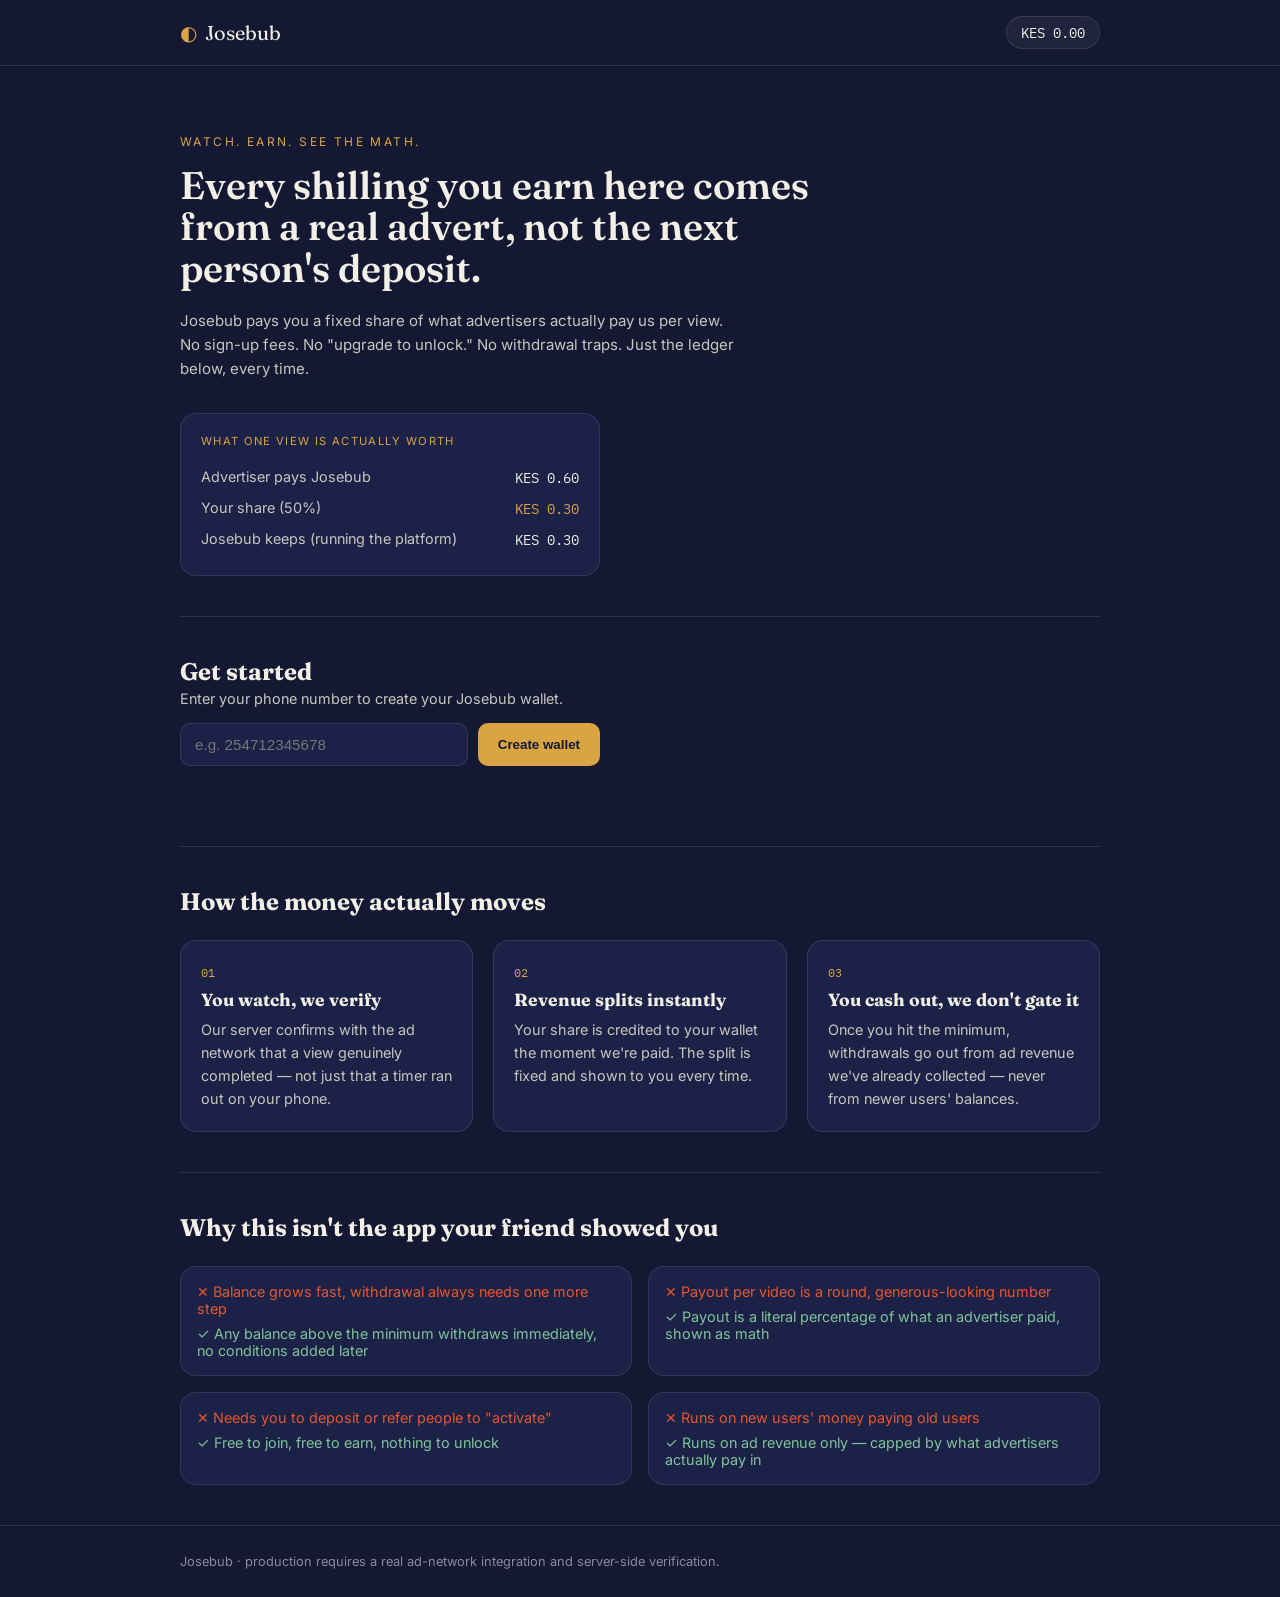
<file: index.html>
<!DOCTYPE html>
<html lang="en">
<head>
<meta charset="UTF-8" />
<meta name="viewport" content="width=device-width, initial-scale=1.0" />
<title>Josebub — Watch. Earn. See the math.</title>

<!-- SEO -->
<meta name="description" content="Josebub pays you a transparent share of real ad revenue for watching videos — cashed out to M-Pesa. No sign-up fees, no withdrawal traps, just honest math." />
<meta property="og:title" content="Josebub — Watch. Earn. See the math." />
<meta property="og:description" content="Earn a transparent share of real ad revenue for watching videos. Cash out to M-Pesa, no tricks." />
<meta property="og:type" content="website" />
<meta property="og:image" content="/icon-512.png" />
<meta name="twitter:card" content="summary" />

<!-- PWA -->
<link rel="manifest" href="manifest.json" />
<meta name="theme-color" content="#141833" />
<link rel="icon" href="icon-192.png" />
<link rel="apple-touch-icon" href="icon-192.png" />

<link rel="preconnect" href="https://fonts.googleapis.com">
<link href="https://fonts.googleapis.com/css2?family=Fraunces:opsz,wght@9..144,500;9..144,600&family=Inter:wght@400;500;600&family=IBM+Plex+Mono:wght@500&display=swap" rel="stylesheet">
<link rel="stylesheet" href="style.css" />  
</head>
<body>

<header class="site-header">
  <div class="wrap header-inner">
    <div class="brand"><span class="coin">◐</span> Josebub</div>
    <div class="wallet-pill"><span id="balance">KES 0.00</span></div>
  </div>
</header>

<main class="wrap">

  <section class="hero">
    <p class="eyebrow">Watch. Earn. See the math.</p>
    <h1>Every shilling you earn here comes from a real advert, not the next person's deposit.</h1>
    <p class="hero-sub">Josebub pays you a fixed share of what advertisers actually pay us per view. No sign-up fees. No "upgrade to unlock." No withdrawal traps. Just the ledger below, every time.</p>

    <div class="ledger-card">
      <p class="ledger-title">What one view is actually worth</p>
      <div class="ledger-row"><span>Advertiser pays Josebub</span><span class="mono" id="ledger-network">KES 0.60</span></div>
      <div class="ledger-row highlight"><span id="ledger-share-label">Your share (50%)</span><span class="mono" id="ledger-user">KES 0.30</span></div>
      <div class="ledger-row"><span>Josebub keeps (running the platform)</span><span class="mono" id="ledger-margin">KES 0.30</span></div>
    </div>
  </section>

  <section class="signup-section" id="signup-section">
    <h2>Get started</h2>
    <p class="section-sub">Enter your phone number to create your Josebub wallet.</p>
    <form id="signup-form" class="signup-form">
      <input type="tel" id="phone" placeholder="e.g. 254712345678" required />
      <button type="submit">Create wallet</button>
    </form>
    <p id="signup-msg" class="msg"></p>
  </section>

  <section class="watch-section hidden" id="watch-section">
    <h2>Try it</h2>
    <p class="section-sub">Watch a demo ad to earn — a live app embeds a real rewarded-ad SDK here.</p>

    <div class="watch-grid">
      <div class="video-card">
        <div class="video-frame" id="video-frame">
          <button id="watch-btn" class="watch-btn">
            <span class="play-icon">▶</span>
            <span id="watch-label">Watch to earn KES 0.30</span>
          </button>
          <div id="countdown" class="countdown hidden"></div>
        </div>
        <div class="video-meta">
          <div>
            <p class="video-title" id="video-title">Nairobi street food tour</p>
            <p class="video-brand" id="video-brand">Ad · Zuri Foods</p>
          </div>
          <span class="mono earn-amount" id="earn-amount">+0.30</span>
        </div>
      </div>

      <div class="ledger-log-card">
        <p class="ledger-title">Your earnings log</p>
        <ul id="activity-list" class="activity-list">
          <li class="empty-state">Nothing yet — watch a video to start your log.</li>
        </ul>
        <button id="withdraw-btn" class="withdraw-btn">↓ Withdraw to M-Pesa</button>
        <p class="min-note">Minimum withdrawal: <span id="min-withdraw">KES 50</span></p>
      </div>
    </div>
  </section>

  <section class="how-section">
    <h2>How the money actually moves</h2>
    <div class="steps-grid">
      <div class="step-card">
        <span class="step-num">01</span>
        <h3>You watch, we verify</h3>
        <p>Our server confirms with the ad network that a view genuinely completed — not just that a timer ran out on your phone.</p>
      </div>
      <div class="step-card">
        <span class="step-num">02</span>
        <h3>Revenue splits instantly</h3>
        <p>Your share is credited to your wallet the moment we're paid. The split is fixed and shown to you every time.</p>
      </div>
      <div class="step-card">
        <span class="step-num">03</span>
        <h3>You cash out, we don't gate it</h3>
        <p>Once you hit the minimum, withdrawals go out from ad revenue we've already collected — never from newer users' balances.</p>
      </div>
    </div>
  </section>

  <section class="trust-section">
    <h2>Why this isn't the app your friend showed you</h2>
    <div class="compare-grid">
      <div class="compare-card">
        <p class="bad">✕ Balance grows fast, withdrawal always needs one more step</p>
        <p class="good">✓ Any balance above the minimum withdraws immediately, no conditions added later</p>
      </div>
      <div class="compare-card">
        <p class="bad">✕ Payout per video is a round, generous-looking number</p>
        <p class="good">✓ Payout is a literal percentage of what an advertiser paid, shown as math</p>
      </div>
      <div class="compare-card">
        <p class="bad">✕ Needs you to deposit or refer people to "activate"</p>
        <p class="good">✓ Free to join, free to earn, nothing to unlock</p>
      </div>
      <div class="compare-card">
        <p class="bad">✕ Runs on new users' money paying old users</p>
        <p class="good">✓ Runs on ad revenue only — capped by what advertisers actually pay in</p>
      </div>
    </div>
  </section>

</main>

<footer class="site-footer">
  <div class="wrap">Josebub · production requires a real ad-network integration and server-side verification.</div>
</footer>

<div id="withdraw-modal" class="modal-overlay hidden">
  <div class="modal">
    <h3>Withdraw to M-Pesa</h3>
    <p class="modal-balance">Current balance: <span class="mono" id="modal-balance">KES 0.00</span></p>
    <p id="modal-msg" class="msg"></p>
    <div class="modal-actions">
      <button id="modal-confirm">Confirm withdrawal</button>
      <button id="modal-close" class="secondary">Close</button>
    </div>
  </div>
</div>

<script src="config.js"></script>
<script src="app.js"></script>
<script>
  if ("serviceWorker" in navigator) {
    window.addEventListener("load", () => {
      navigator.serviceWorker.register("service-worker.js").catch(() => {
        // Registration failing shouldn't block the app — PWA install just
        // won't be offered, the site still works normally.
      });
    });
  }
</script>
</body>
</html>
</file>
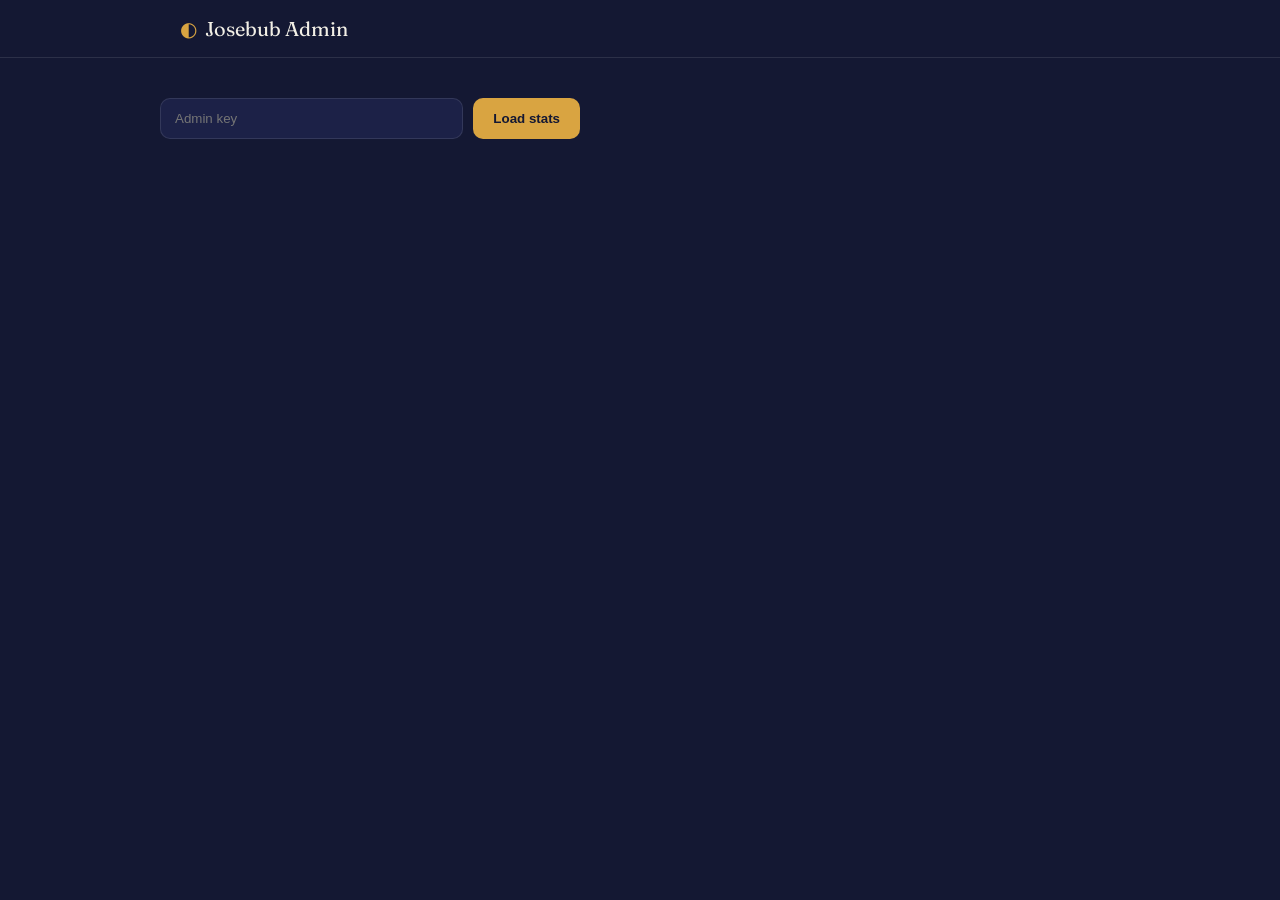
<file: admin.html>
<!DOCTYPE html>
<html lang="en">
<head>
<meta charset="UTF-8" />
<meta name="viewport" content="width=device-width, initial-scale=1.0" />
<title>Josebub — Admin</title>
<link href="https://fonts.googleapis.com/css2?family=Fraunces:opsz,wght@9..144,500;9..144,600&family=Inter:wght@400;500;600&family=IBM+Plex+Mono:wght@500&display=swap" rel="stylesheet">
<link rel="stylesheet" href="style.css" />
<style>
  .admin-wrap { max-width: 1000px; margin: 0 auto; padding: 40px 20px; }
  .key-form { display: flex; gap: 10px; max-width: 420px; margin-bottom: 32px; }
  .key-form input { flex: 1; background: var(--card); border: 1px solid var(--border); border-radius: 10px; padding: 12px 14px; color: var(--cream); }
  .key-form button { background: var(--gold); color: var(--ink); border: none; border-radius: 10px; padding: 0 20px; font-weight: 600; cursor: pointer; }
  .stat-grid { display: grid; grid-template-columns: repeat(auto-fit, minmax(180px, 1fr)); gap: 16px; margin-bottom: 32px; }
  .stat-card { background: var(--card); border: 1px solid var(--border); border-radius: 14px; padding: 18px; }
  .stat-label { color: var(--faint); font-size: 0.72rem; text-transform: uppercase; letter-spacing: 0.08em; margin: 0 0 8px; }
  .stat-value { font-family: 'IBM Plex Mono', monospace; font-size: 1.5rem; margin: 0; }
  .stat-value.gold { color: var(--gold); }
  .stat-value.green { color: var(--green-light); }
  .stat-value.coral { color: var(--coral); }
  table { width: 100%; border-collapse: collapse; font-size: 0.85rem; }
  th { text-align: left; color: var(--faint); text-transform: uppercase; font-size: 0.7rem; letter-spacing: 0.06em; padding: 8px; border-bottom: 1px solid var(--border); }
  td { padding: 8px; border-bottom: 1px solid rgba(255,255,255,0.05); color: var(--muted); font-family: 'IBM Plex Mono', monospace; }
  .table-card { background: var(--card); border: 1px solid var(--border); border-radius: 14px; padding: 20px; margin-bottom: 24px; overflow-x: auto; }
</style>
</head>
<body>

<header class="site-header">
  <div class="wrap header-inner">
    <div class="brand"><span class="coin">◐</span> Josebub Admin</div>
  </div>
</header>

<div class="admin-wrap">
  <form id="key-form" class="key-form">
    <input type="password" id="admin-key" placeholder="Admin key" />
    <button type="submit">Load stats</button>
  </form>
  <p id="admin-msg" class="msg"></p>

  <div id="dashboard" class="hidden">
    <div class="stat-grid">
      <div class="stat-card"><p class="stat-label">Users</p><p class="stat-value" id="stat-users">—</p></div>
      <div class="stat-card"><p class="stat-label">Ad views credited</p><p class="stat-value" id="stat-views">—</p></div>
      <div class="stat-card"><p class="stat-label">Paid to users (total)</p><p class="stat-value gold" id="stat-rewarded">—</p></div>
      <div class="stat-card"><p class="stat-label">Withdrawn</p><p class="stat-value" id="stat-withdrawn">—</p></div>
      <div class="stat-card"><p class="stat-label">Pending withdrawals</p><p class="stat-value coral" id="stat-pending">—</p></div>
      <div class="stat-card"><p class="stat-label">Held in wallets</p><p class="stat-value" id="stat-held">—</p></div>
      <div class="stat-card"><p class="stat-label">Est. ad revenue in</p><p class="stat-value" id="stat-revenue">—</p></div>
      <div class="stat-card"><p class="stat-label">Est. margin</p><p class="stat-value green" id="stat-margin">—</p></div>
    </div>

    <div class="table-card">
      <p class="ledger-title">Recent withdrawals</p>
      <table>
        <thead><tr><th>ID</th><th>Phone</th><th>Amount</th><th>Status</th><th>Requested</th></tr></thead>
        <tbody id="withdrawals-body"></tbody>
      </table>
    </div>

    <div class="table-card">
      <p class="ledger-title">Recent signups</p>
      <table>
        <thead><tr><th>ID</th><th>Phone</th><th>Joined</th></tr></thead>
        <tbody id="signups-body"></tbody>
      </table>
    </div>
  </div>
</div>

<script src="config.js"></script>
<script src="admin.js"></script>
</body>
</html>
</file>
<file: style.css>
:root {
  --ink: #141833;
  --card: #1c2147;
  --cream: #f2efe6;
  --muted: #c9c6be;
  --faint: #8b88a3;
  --gold: #d9a441;
  --green: #2f8f5b;
  --green-light: #7fc49a;
  --coral: #e4572e;
  --border: rgba(255, 255, 255, 0.1);
}

* { box-sizing: border-box; }

body {
  margin: 0;
  background: var(--ink);
  color: var(--cream);
  font-family: 'Inter', sans-serif;
  -webkit-font-smoothing: antialiased;
}

.wrap { max-width: 960px; margin: 0 auto; padding: 0 20px; }
.mono { font-family: 'IBM Plex Mono', monospace; }
.hidden { display: none !important; }

h1, h2, h3 { font-family: 'Fraunces', serif; margin: 0; }

/* Header */
.site-header { border-bottom: 1px solid var(--border); }
.header-inner { display: flex; align-items: center; justify-content: space-between; padding: 16px 20px; }
.brand { font-family: 'Fraunces', serif; font-size: 1.25rem; display: flex; align-items: center; gap: 8px; }
.coin { color: var(--gold); }
.wallet-pill {
  background: rgba(255,255,255,0.05);
  border: 1px solid var(--border);
  border-radius: 999px;
  padding: 6px 14px;
  font-family: 'IBM Plex Mono', monospace;
  font-size: 0.9rem;
}

/* Hero */
.hero { padding: 56px 0 40px; }
.eyebrow { text-transform: uppercase; letter-spacing: 0.2em; color: var(--gold); font-size: 0.75rem; margin-bottom: 16px; }
.hero h1 { font-size: 2.4rem; line-height: 1.08; max-width: 640px; font-weight: 600; }
.hero-sub { max-width: 560px; color: var(--muted); font-size: 15px; line-height: 1.6; margin-top: 20px; }

.ledger-card {
  margin-top: 32px;
  max-width: 420px;
  background: var(--card);
  border: 1px solid var(--border);
  border-radius: 16px;
  padding: 20px;
}
.ledger-title {
  color: var(--gold);
  text-transform: uppercase;
  letter-spacing: 0.12em;
  font-size: 0.7rem;
  margin: 0 0 14px;
}
.ledger-row { display: flex; justify-content: space-between; padding: 6px 0; font-size: 0.9rem; color: var(--muted); }
.ledger-row.highlight span:last-child { color: var(--gold); }
.ledger-row span:last-child { color: var(--cream); }

/* Sections generic */
main section { padding: 40px 0; border-top: 1px solid var(--border); }
.hero { border-top: none; }
.section-sub { color: var(--muted); font-size: 0.9rem; margin-top: 4px; }

/* Signup */
.signup-form { display: flex; gap: 10px; margin-top: 16px; max-width: 420px; }
.signup-form input {
  flex: 1;
  background: var(--card);
  border: 1px solid var(--border);
  border-radius: 10px;
  padding: 12px 14px;
  color: var(--cream);
  font-size: 0.95rem;
}
.signup-form input:focus { outline: 2px solid var(--gold); outline-offset: 1px; }
.signup-form button {
  background: var(--gold);
  color: var(--ink);
  border: none;
  border-radius: 10px;
  padding: 0 20px;
  font-weight: 600;
  cursor: pointer;
}
.msg { font-size: 0.85rem; margin-top: 10px; color: var(--green-light); min-height: 1.2em; }
.msg.error { color: var(--coral); }

/* Watch grid */
.watch-grid { display: grid; grid-template-columns: 1fr 1fr; gap: 24px; margin-top: 24px; }
@media (max-width: 720px) { .watch-grid { grid-template-columns: 1fr; } }

.video-card, .ledger-log-card {
  background: var(--card);
  border: 1px solid var(--border);
  border-radius: 16px;
  overflow: hidden;
}
.video-frame {
  aspect-ratio: 16/9;
  background: rgba(0,0,0,0.6);
  display: flex;
  align-items: center;
  justify-content: center;
  position: relative;
}
.watch-btn {
  background: none;
  border: none;
  color: var(--muted);
  display: flex;
  flex-direction: column;
  align-items: center;
  gap: 10px;
  cursor: pointer;
  font-size: 0.9rem;
}
.play-icon {
  width: 56px; height: 56px;
  background: var(--gold);
  color: var(--ink);
  border-radius: 50%;
  display: flex; align-items: center; justify-content: center;
  font-size: 1.3rem;
}
.countdown {
  width: 56px; height: 56px;
  border: 2px solid var(--gold);
  border-radius: 50%;
  display: flex; align-items: center; justify-content: center;
  font-family: 'IBM Plex Mono', monospace;
  font-size: 1.1rem;
}
.video-meta { display: flex; align-items: center; justify-content: space-between; padding: 16px; }
.video-title { margin: 0; font-size: 0.9rem; font-weight: 500; }
.video-brand { margin: 4px 0 0; font-size: 0.75rem; color: var(--faint); }
.earn-amount { color: var(--gold); }

.ledger-log-card { padding: 20px; display: flex; flex-direction: column; }
.activity-list { list-style: none; margin: 0 0 16px; padding: 0; flex: 1; max-height: 220px; overflow: auto; }
.activity-list li {
  display: flex; justify-content: space-between;
  font-size: 0.85rem; padding: 8px 0;
  border-bottom: 1px solid rgba(255,255,255,0.05);
  color: var(--muted);
}
.activity-list li span:last-child { color: var(--green-light); font-family: 'IBM Plex Mono', monospace; }
.empty-state { color: var(--faint); }

.withdraw-btn {
  width: 100%;
  background: var(--green);
  color: var(--cream);
  border: none;
  border-radius: 12px;
  padding: 12px;
  font-weight: 500;
  cursor: pointer;
}
.withdraw-btn:hover { background: #2a7d50; }
.min-note { text-align: center; font-size: 0.75rem; color: var(--faint); margin: 8px 0 0; }

/* How it works */
.steps-grid { display: grid; grid-template-columns: repeat(3, 1fr); gap: 20px; margin-top: 24px; }
@media (max-width: 720px) { .steps-grid { grid-template-columns: 1fr; } }
.step-card { background: var(--card); border: 1px solid var(--border); border-radius: 16px; padding: 20px; }
.step-num { font-family: 'IBM Plex Mono', monospace; color: var(--gold); font-size: 0.75rem; }
.step-card h3 { font-size: 1.1rem; margin: 8px 0; }
.step-card p { color: var(--muted); font-size: 0.9rem; line-height: 1.6; margin: 0; }

/* Trust */
.compare-grid { display: grid; grid-template-columns: 1fr 1fr; gap: 16px; margin-top: 24px; }
@media (max-width: 720px) { .compare-grid { grid-template-columns: 1fr; } }
.compare-card { background: var(--card); border: 1px solid var(--border); border-radius: 16px; padding: 16px; font-size: 0.9rem; }
.compare-card .bad { color: var(--coral); margin: 0 0 8px; }
.compare-card .good { color: var(--green-light); margin: 0; }

/* Footer */
.site-footer { border-top: 1px solid var(--border); padding: 28px 0; color: var(--faint); font-size: 0.8rem; }

/* Modal */
.modal-overlay {
  position: fixed; inset: 0; background: rgba(0,0,0,0.6);
  display: flex; align-items: center; justify-content: center; padding: 20px; z-index: 10;
}
.modal { background: var(--card); border: 1px solid var(--border); border-radius: 16px; padding: 24px; max-width: 360px; width: 100%; }
.modal h3 { font-size: 1.2rem; margin-bottom: 8px; }
.modal-balance { font-size: 0.9rem; color: var(--muted); margin: 0 0 16px; }
.modal-actions { display: flex; gap: 10px; margin-top: 16px; }
.modal-actions button { flex: 1; border-radius: 10px; padding: 10px; border: none; cursor: pointer; font-weight: 500; }
#modal-confirm { background: var(--green); color: var(--cream); }
.modal-actions .secondary { background: transparent; border: 1px solid var(--border); color: var(--cream); flex: 0 0 auto; padding: 10px 16px; }

/* Accessibility: visible focus rings everywhere */
button:focus-visible, input:focus-visible {
  outline: 2px solid var(--gold);
  outline-offset: 2px;
}

@media (prefers-reduced-motion: reduce) {
  * { transition: none !important; animation: none !important; }
}
</file>
